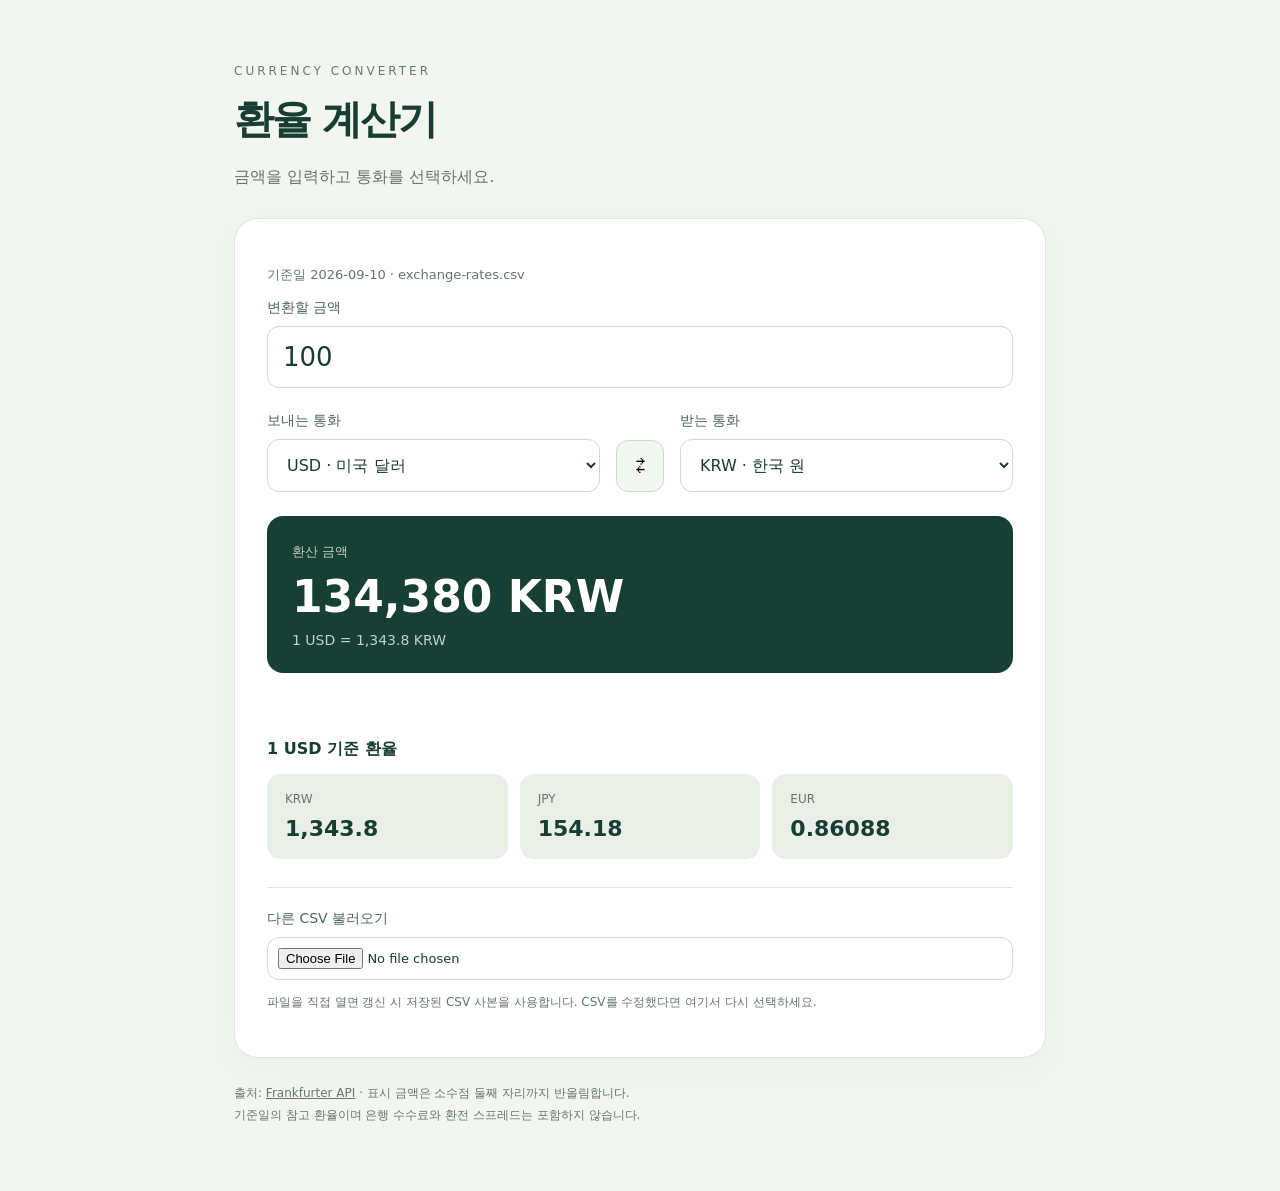
<file: day-02/exchange-calculator/index.html>
<!doctype html>
<html lang="ko">
<head>
<meta charset="utf-8"><meta name="viewport" content="width=device-width, initial-scale=1">
<title>환율 계산기</title>
<style>
*{box-sizing:border-box}body{margin:0;background:#f3f5f1;color:#183d32;font-family:"Malgun Gothic",system-ui,sans-serif}main{max-width:860px;margin:64px auto;padding:0 24px}.eyebrow{font-size:12px;letter-spacing:3px;color:#667b70}h1{font-size:40px;letter-spacing:-2px;margin:14px 0}p{color:#64756c;line-height:1.7}.panel{background:white;padding:32px;border:1px solid #dde5dd;border-radius:24px;margin-top:28px;box-shadow:0 12px 40px #193f3208}.row{display:grid;grid-template-columns:1fr 48px 1fr;gap:16px;align-items:end;margin:24px 0}label{display:block;color:#4d655a;font-size:14px;margin-bottom:9px}input,select{width:100%;border:1px solid #cdd9d0;border-radius:12px;padding:15px;font:inherit;background:#fff;color:#183d32}input[type=number]{font-size:26px}input:focus,select:focus,button:focus-visible{outline:3px solid #9cc9b1;outline-offset:2px}button{cursor:pointer;border:1px solid #cdd9d0;background:#f3f5f1;border-radius:12px;font-size:22px;height:52px}.result{background:#173f33;color:white;border-radius:16px;padding:25px}.result small{color:#bfd3c6}output{display:block;font-size:clamp(28px,5vw,44px);font-weight:700;margin:10px 0;overflow-wrap:anywhere}#equation{font-size:14px;color:#bfd3c6}#error{color:#b33730;min-height:24px;font-size:14px;margin-top:12px}h2{font-size:16px;margin:30px 0 14px}#cards{display:grid;grid-template-columns:repeat(3,1fr);gap:12px}#cards div{background:#e9eee7;border-radius:14px;padding:18px}#cards span{display:block;color:#66786c;font-size:12px}#cards strong{display:block;font-size:22px;margin-top:10px}.filebox{margin-top:28px;border-top:1px solid #e1e7de;padding-top:22px}input[type=file]{font-size:13px;padding:10px}footer{font-size:12px;margin-top:24px;color:#66786c;line-height:1.9}a{color:inherit}#status{font-size:13px}@media(max-width:540px){main{margin:28px auto;padding:0 16px}.panel{padding:20px}h1{font-size:32px}.row{gap:8px;grid-template-columns:1fr 40px 1fr}select{font-size:13px;padding:12px 6px}#cards{gap:6px}#cards div{padding:12px}#cards strong{font-size:18px}}
</style>
</head>
<body><main>
<div class="eyebrow">CURRENCY CONVERTER</div>
<h1>환율 계산기</h1><p>금액을 입력하고 통화를 선택하세요.</p>
<section class="panel" aria-label="통화 변환">
<p id="status" role="status">환율 데이터를 불러오는 중입니다.</p>
<label for="amount">변환할 금액</label><input id="amount" type="number" min="0" step="any" value="100" inputmode="decimal">
<div class="row"><div><label for="from">보내는 통화</label><select id="from"><option value="USD">USD · 미국 달러</option><option value="KRW">KRW · 한국 원</option><option value="JPY">JPY · 일본 엔</option><option value="EUR">EUR · 유로</option></select></div>
<button id="swap" aria-label="통화 서로 바꾸기" title="통화 서로 바꾸기">⇄</button>
<div><label for="to">받는 통화</label><select id="to"><option value="KRW">KRW · 한국 원</option><option value="USD">USD · 미국 달러</option><option value="JPY">JPY · 일본 엔</option><option value="EUR">EUR · 유로</option></select></div></div>
<div class="result" aria-live="polite"><small>환산 금액</small><output id="result">—</output><div id="equation"></div></div><div id="error" role="alert"></div>
<h2>1 USD 기준 환율</h2><div id="cards"></div>
<div class="filebox"><label for="file">다른 CSV 불러오기</label><input id="file" type="file" accept=".csv,text/csv"><p style="font-size:12px">파일을 직접 열면 갱신 시 저장된 CSV 사본을 사용합니다. CSV를 수정했다면 여기서 다시 선택하세요.</p></div>
</section>
<footer>출처: <a href="https://api.frankfurter.dev/v1/latest?from=USD&amp;to=KRW,JPY,EUR" target="_blank" rel="noopener">Frankfurter API</a> · 표시 금액은 소수점 둘째 자리까지 반올림합니다.<br>기준일의 참고 환율이며 은행 수수료와 환전 스프레드는 포함하지 않습니다.</footer>
</main><script src="rates-data.js"></script><script src="calculator.js"></script></body></html>
</file>
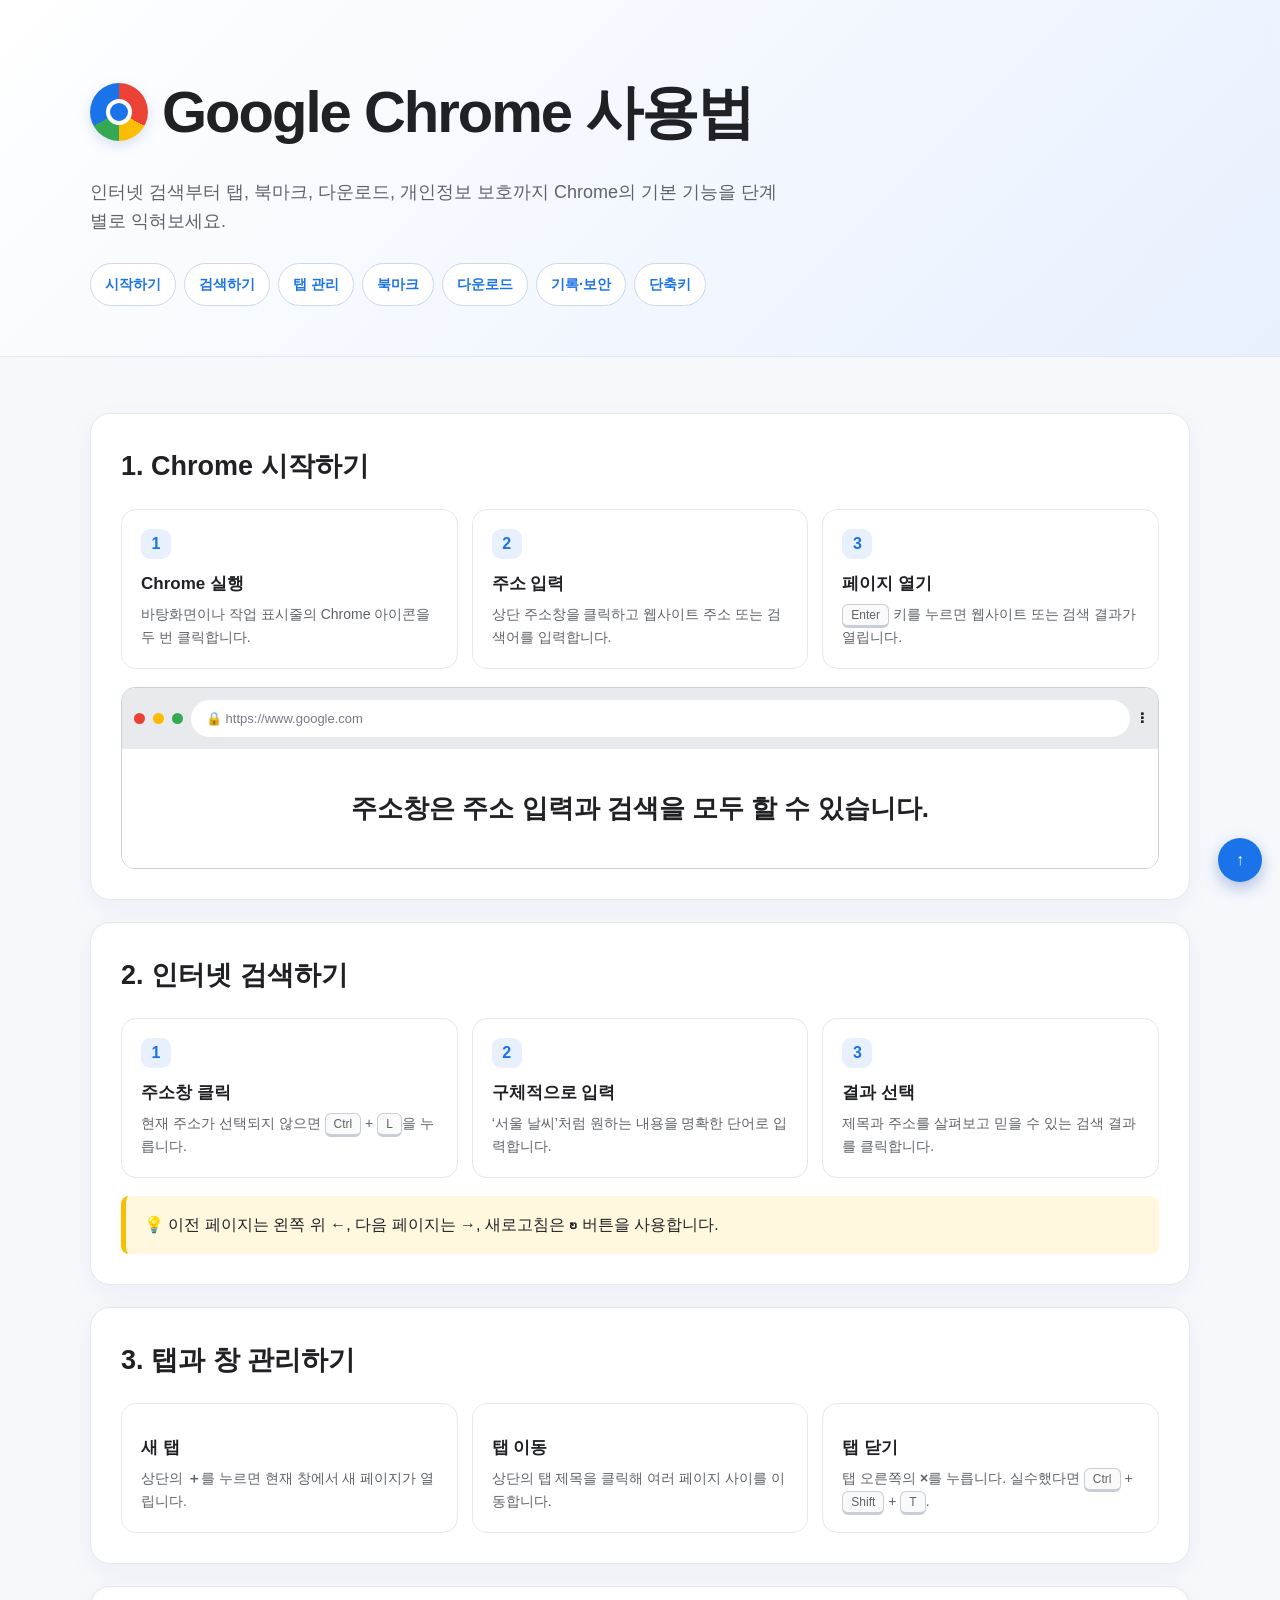
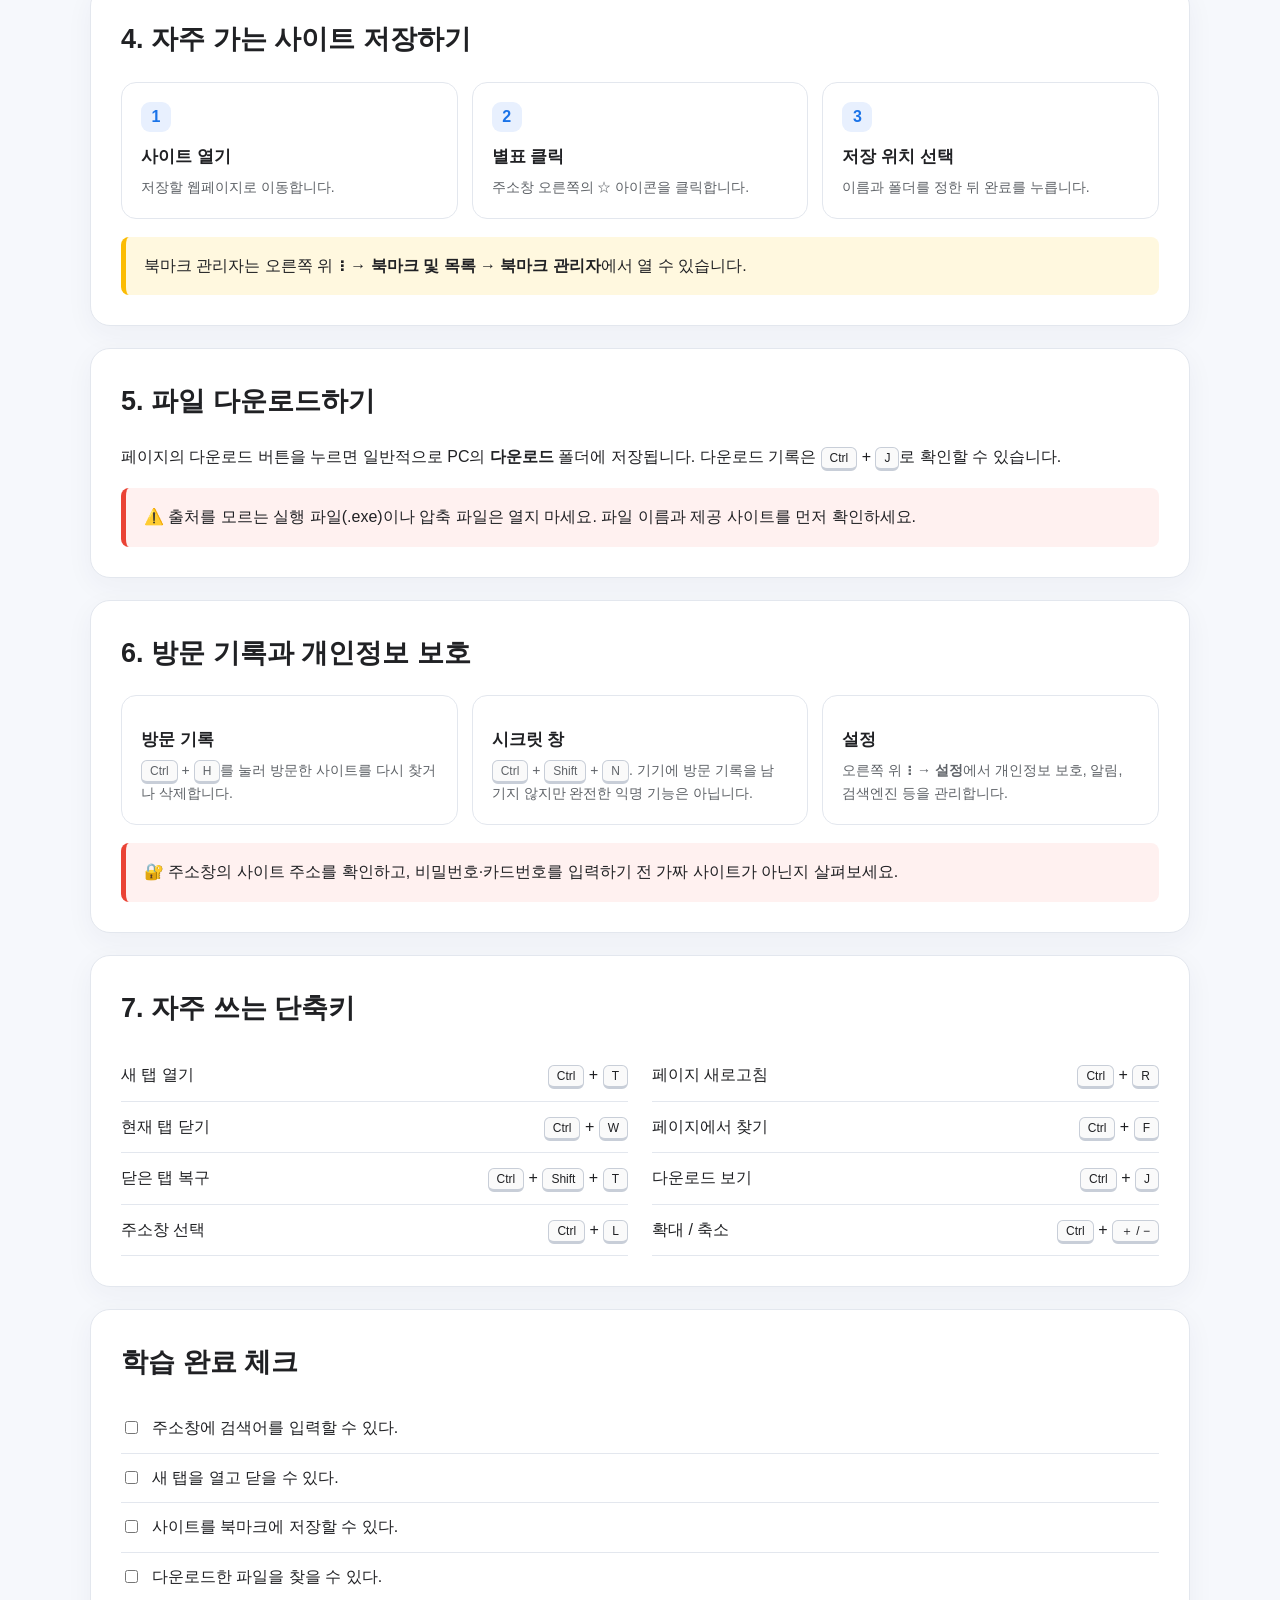
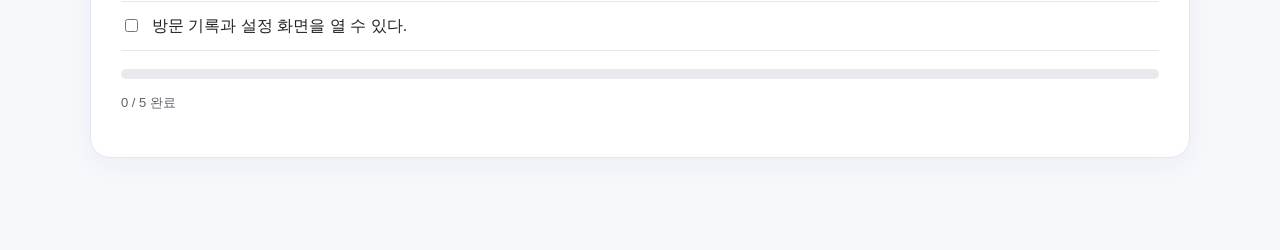
<file: day-03/html/google_chrome_guide.html>
<!doctype html>
<html lang="ko">
<head>
  <meta charset="utf-8">
  <meta name="viewport" content="width=device-width,initial-scale=1">
  <title>Google Chrome 사용법</title>
  <link rel="stylesheet" href="shared.css">
</head>
<body id="top" class="chrome-guide">
  <header><div class="hero"><div class="brand"><span class="logo" aria-hidden="true"></span><h1>Google Chrome 사용법</h1></div><p class="lead">인터넷 검색부터 탭, 북마크, 다운로드, 개인정보 보호까지 Chrome의 기본 기능을 단계별로 익혀보세요.</p><nav><a href="#start">시작하기</a><a href="#search">검색하기</a><a href="#tabs">탭 관리</a><a href="#bookmark">북마크</a><a href="#download">다운로드</a><a href="#privacy">기록·보안</a><a href="#shortcut">단축키</a></nav></div></header>
  <main>
    <section class="section" id="start"><h2>1. Chrome 시작하기</h2><div class="grid"><article class="card"><span class="num">1</span><h3>Chrome 실행</h3><p>바탕화면이나 작업 표시줄의 Chrome 아이콘을 두 번 클릭합니다.</p></article><article class="card"><span class="num">2</span><h3>주소 입력</h3><p>상단 주소창을 클릭하고 웹사이트 주소 또는 검색어를 입력합니다.</p></article><article class="card"><span class="num">3</span><h3>페이지 열기</h3><p><kbd>Enter</kbd> 키를 누르면 웹사이트 또는 검색 결과가 열립니다.</p></article></div><div class="browser"><div class="browser-top"><i class="dot" style="background:var(--red)"></i><i class="dot" style="background:var(--yellow)"></i><i class="dot" style="background:var(--green)"></i><div class="address">🔒 https://www.google.com</div><b>⋮</b></div><div class="browser-body"><b>주소창은 주소 입력과 검색을 모두 할 수 있습니다.</b></div></div></section>
    <section class="section" id="search"><h2>2. 인터넷 검색하기</h2><div class="grid"><article class="card"><span class="num">1</span><h3>주소창 클릭</h3><p>현재 주소가 선택되지 않으면 <kbd>Ctrl</kbd> + <kbd>L</kbd>을 누릅니다.</p></article><article class="card"><span class="num">2</span><h3>구체적으로 입력</h3><p>‘서울 날씨’처럼 원하는 내용을 명확한 단어로 입력합니다.</p></article><article class="card"><span class="num">3</span><h3>결과 선택</h3><p>제목과 주소를 살펴보고 믿을 수 있는 검색 결과를 클릭합니다.</p></article></div><div class="tip">💡 이전 페이지는 왼쪽 위 <b>←</b>, 다음 페이지는 <b>→</b>, 새로고침은 <b>↻</b> 버튼을 사용합니다.</div></section>
    <section class="section" id="tabs"><h2>3. 탭과 창 관리하기</h2><div class="grid"><article class="card"><h3>새 탭</h3><p>상단의 <b>＋</b>를 누르면 현재 창에서 새 페이지가 열립니다.</p></article><article class="card"><h3>탭 이동</h3><p>상단의 탭 제목을 클릭해 여러 페이지 사이를 이동합니다.</p></article><article class="card"><h3>탭 닫기</h3><p>탭 오른쪽의 <b>×</b>를 누릅니다. 실수했다면 <kbd>Ctrl</kbd> + <kbd>Shift</kbd> + <kbd>T</kbd>.</p></article></div></section>
    <section class="section" id="bookmark"><h2>4. 자주 가는 사이트 저장하기</h2><div class="grid"><article class="card"><span class="num">1</span><h3>사이트 열기</h3><p>저장할 웹페이지로 이동합니다.</p></article><article class="card"><span class="num">2</span><h3>별표 클릭</h3><p>주소창 오른쪽의 ☆ 아이콘을 클릭합니다.</p></article><article class="card"><span class="num">3</span><h3>저장 위치 선택</h3><p>이름과 폴더를 정한 뒤 완료를 누릅니다.</p></article></div><div class="tip">북마크 관리자는 오른쪽 위 <b>⋮ → 북마크 및 목록 → 북마크 관리자</b>에서 열 수 있습니다.</div></section>
    <section class="section" id="download"><h2>5. 파일 다운로드하기</h2><p>페이지의 다운로드 버튼을 누르면 일반적으로 PC의 <b>다운로드</b> 폴더에 저장됩니다. 다운로드 기록은 <kbd>Ctrl</kbd> + <kbd>J</kbd>로 확인할 수 있습니다.</p><div class="tip warning">⚠️ 출처를 모르는 실행 파일(.exe)이나 압축 파일은 열지 마세요. 파일 이름과 제공 사이트를 먼저 확인하세요.</div></section>
    <section class="section" id="privacy"><h2>6. 방문 기록과 개인정보 보호</h2><div class="grid"><article class="card"><h3>방문 기록</h3><p><kbd>Ctrl</kbd> + <kbd>H</kbd>를 눌러 방문한 사이트를 다시 찾거나 삭제합니다.</p></article><article class="card"><h3>시크릿 창</h3><p><kbd>Ctrl</kbd> + <kbd>Shift</kbd> + <kbd>N</kbd>. 기기에 방문 기록을 남기지 않지만 완전한 익명 기능은 아닙니다.</p></article><article class="card"><h3>설정</h3><p>오른쪽 위 <b>⋮ → 설정</b>에서 개인정보 보호, 알림, 검색엔진 등을 관리합니다.</p></article></div><div class="tip warning">🔐 주소창의 사이트 주소를 확인하고, 비밀번호·카드번호를 입력하기 전 가짜 사이트가 아닌지 살펴보세요.</div></section>
    <section class="section" id="shortcut"><h2>7. 자주 쓰는 단축키</h2><div class="keys"><div><div class="key-row"><span>새 탭 열기</span><span><kbd>Ctrl</kbd> + <kbd>T</kbd></span></div><div class="key-row"><span>현재 탭 닫기</span><span><kbd>Ctrl</kbd> + <kbd>W</kbd></span></div><div class="key-row"><span>닫은 탭 복구</span><span><kbd>Ctrl</kbd> + <kbd>Shift</kbd> + <kbd>T</kbd></span></div><div class="key-row"><span>주소창 선택</span><span><kbd>Ctrl</kbd> + <kbd>L</kbd></span></div></div><div><div class="key-row"><span>페이지 새로고침</span><span><kbd>Ctrl</kbd> + <kbd>R</kbd></span></div><div class="key-row"><span>페이지에서 찾기</span><span><kbd>Ctrl</kbd> + <kbd>F</kbd></span></div><div class="key-row"><span>다운로드 보기</span><span><kbd>Ctrl</kbd> + <kbd>J</kbd></span></div><div class="key-row"><span>확대 / 축소</span><span><kbd>Ctrl</kbd> + <kbd>＋ / −</kbd></span></div></div></div></section>
    <section class="section"><h2>학습 완료 체크</h2><div class="checklist" id="checks"><label><input type="checkbox">주소창에 검색어를 입력할 수 있다.</label><label><input type="checkbox">새 탭을 열고 닫을 수 있다.</label><label><input type="checkbox">사이트를 북마크에 저장할 수 있다.</label><label><input type="checkbox">다운로드한 파일을 찾을 수 있다.</label><label><input type="checkbox">방문 기록과 설정 화면을 열 수 있다.</label></div><div class="progress"><span id="bar"></span></div><p class="small" id="result">0 / 5 완료</p></section>
  </main><a class="top" href="#top" aria-label="맨 위로">↑</a>
  <script>const checks=[...document.querySelectorAll('#checks input')],bar=document.querySelector('#bar'),result=document.querySelector('#result');checks.forEach(c=>c.addEventListener('change',()=>{const n=checks.filter(x=>x.checked).length;bar.style.width=n/checks.length*100+'%';result.textContent=`${n} / ${checks.length} 완료${n===checks.length?' — 잘하셨습니다!':''}`}));</script>
</body>
</html>
</file>
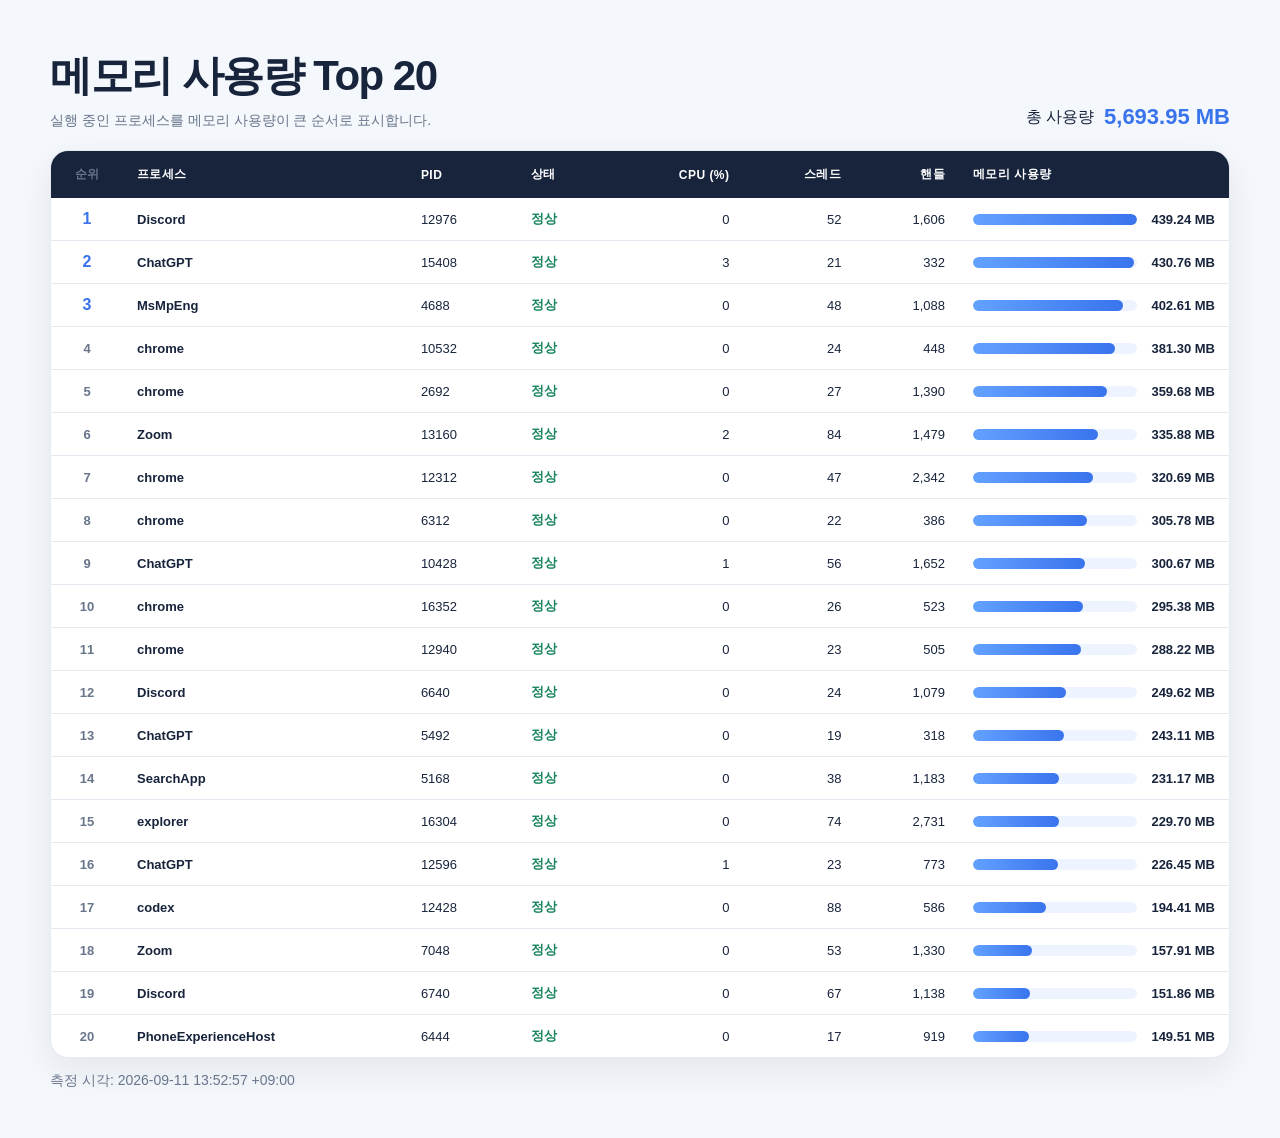
<file: day-03/html/memory_top20.html>
<!doctype html>
<html lang="ko">
<head>
  <meta charset="utf-8">
  <meta name="viewport" content="width=device-width, initial-scale=1">
  <title>메모리 사용량 Top 20</title>
  <link rel="stylesheet" href="shared.css">
</head>
<body class="memory-page">
  <main>
    <header class="heading">
      <div>
        <h1>메모리 사용량 Top 20</h1>
        <p class="subtitle">실행 중인 프로세스를 메모리 사용량이 큰 순서로 표시합니다.</p>
      </div>
      <div class="summary"><span>총 사용량</span><strong id="total"></strong></div>
    </header>
    <section class="card">
      <div class="table-wrap">
        <table>
          <thead><tr><th class="rank">순위</th><th>프로세스</th><th>PID</th><th>상태</th><th class="number">CPU (%)</th><th class="number">스레드</th><th class="number">핸들</th><th>메모리 사용량</th></tr></thead>
          <tbody id="rows"></tbody>
        </table>
      </div>
    </section>
    <p class="time" id="time" style="margin-top:14px"></p>
  </main>
  <script>
    const capturedAt = '2026-09-11 13:52:57 +09:00';
    const data = [
      ['Discord',12976,'Responding',0,439.24,52,1606],['ChatGPT',15408,'Responding',3,430.76,21,332],['MsMpEng',4688,'Responding',0,402.61,48,1088],['chrome',10532,'Responding',0,381.30,24,448],['chrome',2692,'Responding',0,359.68,27,1390],['Zoom',13160,'Responding',2,335.88,84,1479],['chrome',12312,'Responding',0,320.69,47,2342],['chrome',6312,'Responding',0,305.78,22,386],['ChatGPT',10428,'Responding',1,300.67,56,1652],['chrome',16352,'Responding',0,295.38,26,523],['chrome',12940,'Responding',0,288.22,23,505],['Discord',6640,'Responding',0,249.62,24,1079],['ChatGPT',5492,'Responding',0,243.11,19,318],['SearchApp',5168,'Responding',0,231.17,38,1183],['explorer',16304,'Responding',0,229.70,74,2731],['ChatGPT',12596,'Responding',1,226.45,23,773],['codex',12428,'Responding',0,194.41,88,586],['Zoom',7048,'Responding',0,157.91,53,1330],['Discord',6740,'Responding',0,151.86,67,1138],['PhoneExperienceHost',6444,'Responding',0,149.51,17,919]
    ].sort((a,b)=>b[4]-a[4]);
    const max = data[0][4];
    document.getElementById('rows').innerHTML = data.map((d,i)=>`<tr><td class="rank">${i+1}</td><td class="process">${d[0]}</td><td>${d[1]}</td><td class="status">정상</td><td class="number">${d[3]}</td><td class="number">${d[5]}</td><td class="number">${d[6].toLocaleString()}</td><td class="chart-cell"><div class="bar-row"><div class="bar-track"><div class="bar" style="width:${(d[4]/max*100).toFixed(1)}%;animation-delay:${i*25}ms"></div></div><span class="bar-value">${d[4].toFixed(2)} MB</span></div></td></tr>`).join('');
    document.getElementById('total').textContent = `${data.reduce((s,d)=>s+d[4],0).toLocaleString(undefined,{maximumFractionDigits:2})} MB`;
    document.getElementById('time').textContent = `측정 시각: ${capturedAt}`;
  </script>
</body>
</html>
</file>
<file: day-03/html/shared.css>
/* Shared stylesheet for memory_top20.html and google_chrome_guide.html */
body.memory-page{ color-scheme: light; --navy:#17243c; --blue:#3974ed; --pale:#eef4ff; --line:#e4e9f2; --muted:#68758a; }
    body.memory-page *{ box-sizing:border-box; }
    body.memory-page{ margin:0; min-height:100vh; padding:48px 20px; background:#f4f7fb; color:var(--navy); font-family:Arial,"Noto Sans KR",sans-serif; }
    body.memory-page main{ width:min(1180px,100%); margin:auto; }
    body.memory-page .heading{ display:flex; justify-content:space-between; align-items:flex-end; gap:24px; margin-bottom:20px; }
    body.memory-page h1{ margin:0 0 8px; font-size:clamp(28px,4vw,42px); letter-spacing:-1.5px; }
    body.memory-page .subtitle,body.memory-page .time{ margin:0; color:var(--muted); font-size:14px; }
    body.memory-page .summary{ display:flex; align-items:center; gap:10px; white-space:nowrap; }
    body.memory-page .summary strong{ font-size:22px; color:var(--blue); }
    body.memory-page .card{ overflow:hidden; border:1px solid var(--line); border-radius:18px; background:#fff; box-shadow:0 12px 36px rgba(28,45,77,.08); }
    body.memory-page .table-wrap{ overflow-x:auto; }
    body.memory-page table{ width:100%; min-width:900px; border-collapse:collapse; }
    body.memory-page th{ padding:15px 14px; background:var(--navy); color:#fff; font-size:12px; letter-spacing:.04em; text-align:left; }
    body.memory-page td{ padding:12px 14px; border-bottom:1px solid var(--line); font-size:13px; }
    body.memory-page tbody tr:last-child td{ border-bottom:0; }
    body.memory-page tbody tr:hover{ background:#f8faff; }
    body.memory-page .rank{ width:72px; text-align:center; font-weight:800; color:var(--muted); }
    body.memory-page tbody tr:nth-child(-n+3) .rank{ color:var(--blue); font-size:16px; }
    body.memory-page .process{ font-weight:700; }
    body.memory-page .number{ text-align:right; font-variant-numeric:tabular-nums; }
    body.memory-page .status{ color:#17845b; font-weight:700; }
    body.memory-page .chart-cell{ width:270px; }
    body.memory-page .bar-row{ display:flex; align-items:center; gap:10px; }
    body.memory-page .bar-track{ flex:1; height:11px; overflow:hidden; border-radius:99px; background:var(--pale); }
    body.memory-page .bar{ height:100%; border-radius:99px; background:linear-gradient(90deg,#63a1ff,var(--blue)); transform-origin:left; animation:grow .75s ease-out both; }
    body.memory-page .bar-value{ width:68px; text-align:right; font-weight:700; font-variant-numeric:tabular-nums; }
    @keyframes grow { from { transform:scaleX(0); } to { transform:scaleX(1); } }
    @media (max-width:700px) { body.memory-page{padding:28px 12px}body.memory-page .heading{align-items:flex-start;flex-direction:column}body.memory-page .summary{align-self:flex-start} }

body.chrome-guide{--blue:#1a73e8;--red:#ea4335;--yellow:#fbbc04;--green:#34a853;--ink:#202124;--muted:#5f6368;--line:#e3e7ee;--bg:#f6f8fc}
    body.chrome-guide *{box-sizing:border-box}html:has(body.chrome-guide){scroll-behavior:smooth}body.chrome-guide{margin:0;background:var(--bg);color:var(--ink);font-family:Arial,"Noto Sans KR",sans-serif;line-height:1.65}
    body.chrome-guide header{padding:64px 20px 50px;background:linear-gradient(135deg,#fff 0%,#e8f0fe 100%);border-bottom:1px solid var(--line)}
    body.chrome-guide .hero,body.chrome-guide main{width:min(1100px,calc(100% - 32px));margin:auto}body.chrome-guide .brand{display:flex;align-items:center;gap:14px}body.chrome-guide .logo{width:58px;height:58px;border-radius:50%;background:conic-gradient(var(--red) 0 33%,var(--yellow) 0 50%,var(--green) 0 67%,var(--blue) 0);position:relative;box-shadow:0 4px 14px #8aa9d955}body.chrome-guide .logo:after{content:"";position:absolute;inset:16px;border-radius:50%;background:var(--blue);border:4px solid white}body.chrome-guide h1{font-size:clamp(34px,6vw,58px);margin:0;letter-spacing:-2px}body.chrome-guide .lead{font-size:18px;color:var(--muted);max-width:700px;margin:18px 0 26px}
    body.chrome-guide nav{display:flex;flex-wrap:wrap;gap:8px}body.chrome-guide nav a{padding:9px 14px;border:1px solid #cbd7ea;border-radius:99px;background:white;color:var(--blue);font-weight:700;text-decoration:none;font-size:14px}body.chrome-guide nav a:hover{background:#e8f0fe}
    body.chrome-guide main{padding:34px 0 70px}body.chrome-guide .section{margin:22px 0;padding:30px;background:#fff;border:1px solid var(--line);border-radius:20px;box-shadow:0 8px 28px #20345b0c}body.chrome-guide .section h2{margin:0 0 20px;font-size:27px}body.chrome-guide .grid{display:grid;grid-template-columns:repeat(3,1fr);gap:14px}body.chrome-guide .card{padding:19px;border:1px solid var(--line);border-radius:15px;background:#fff}body.chrome-guide .num{display:inline-grid;place-items:center;width:30px;height:30px;border-radius:9px;background:#e8f0fe;color:var(--blue);font-weight:800}body.chrome-guide .card h3{font-size:17px;margin:11px 0 5px}body.chrome-guide .card p{margin:0;color:var(--muted);font-size:14px}body.chrome-guide .tip{margin-top:18px;padding:16px 18px;border-left:5px solid var(--yellow);border-radius:8px;background:#fff8df}body.chrome-guide .browser{border:1px solid #cad1dc;border-radius:14px;overflow:hidden;margin-top:18px}body.chrome-guide .browser-top{display:flex;gap:8px;align-items:center;padding:12px;background:#e8eaed}body.chrome-guide .dot{width:11px;height:11px;border-radius:50%}body.chrome-guide .address{flex:1;padding:8px 15px;border-radius:99px;background:#fff;color:#767b84;font-size:13px}body.chrome-guide .browser-body{padding:38px 20px;text-align:center;background:white}body.chrome-guide .browser-body b{font-size:26px}body.chrome-guide .keys{display:grid;grid-template-columns:1fr 1fr;gap:0 24px}body.chrome-guide .key-row{display:flex;justify-content:space-between;gap:20px;padding:12px 0;border-bottom:1px solid var(--line)}body.chrome-guide kbd{padding:3px 8px;border:1px solid #c8ced8;border-bottom-width:3px;border-radius:6px;background:#fafafa;font-family:inherit;font-size:12px;white-space:nowrap}body.chrome-guide .warning{border-left:5px solid var(--red);background:#fff1f0}body.chrome-guide .checklist label{display:flex;gap:11px;align-items:flex-start;padding:11px 0;border-bottom:1px solid var(--line);cursor:pointer}body.chrome-guide .checklist input{margin-top:6px;accent-color:var(--green)}body.chrome-guide .progress{height:10px;background:#e8eaed;border-radius:99px;overflow:hidden;margin-top:18px}body.chrome-guide .progress span{display:block;width:0;height:100%;background:var(--green);transition:.3s}body.chrome-guide .small{color:var(--muted);font-size:13px}body.chrome-guide .top{position:fixed;right:18px;bottom:18px;width:44px;height:44px;display:grid;place-items:center;border-radius:50%;background:var(--blue);color:#fff;text-decoration:none;box-shadow:0 6px 16px #174ea655}
    @media(max-width:780px){body.chrome-guide header{padding-top:42px}body.chrome-guide .grid{grid-template-columns:1fr}body.chrome-guide .keys{grid-template-columns:1fr}body.chrome-guide .section{padding:22px}body.chrome-guide .brand{align-items:flex-start}body.chrome-guide .logo{flex:0 0 auto;width:48px;height:48px}body.chrome-guide .logo:after{inset:13px}}
    @media print{body.chrome-guide nav,body.chrome-guide .top{display:none}body.chrome-guide{background:#fff}body.chrome-guide .section{box-shadow:none;break-inside:avoid}body.chrome-guide header{padding:30px 0}}
</file>
